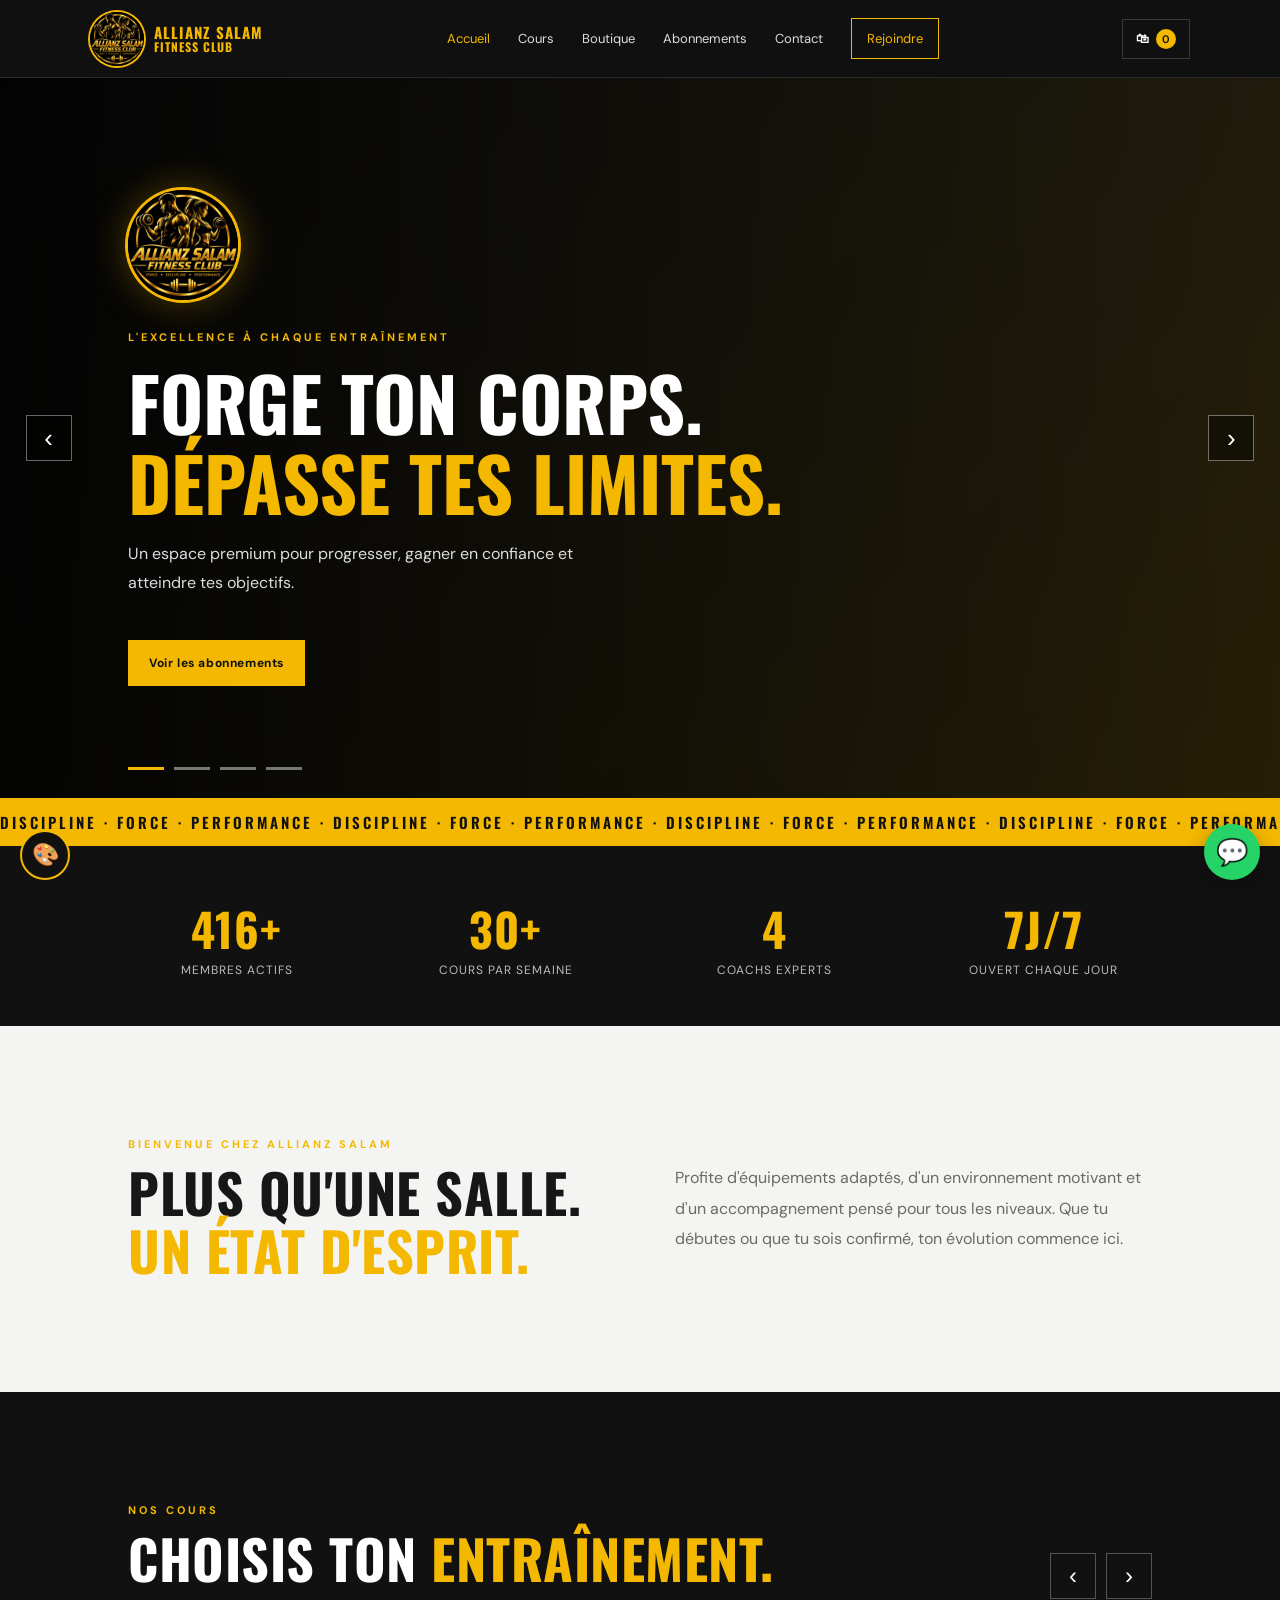
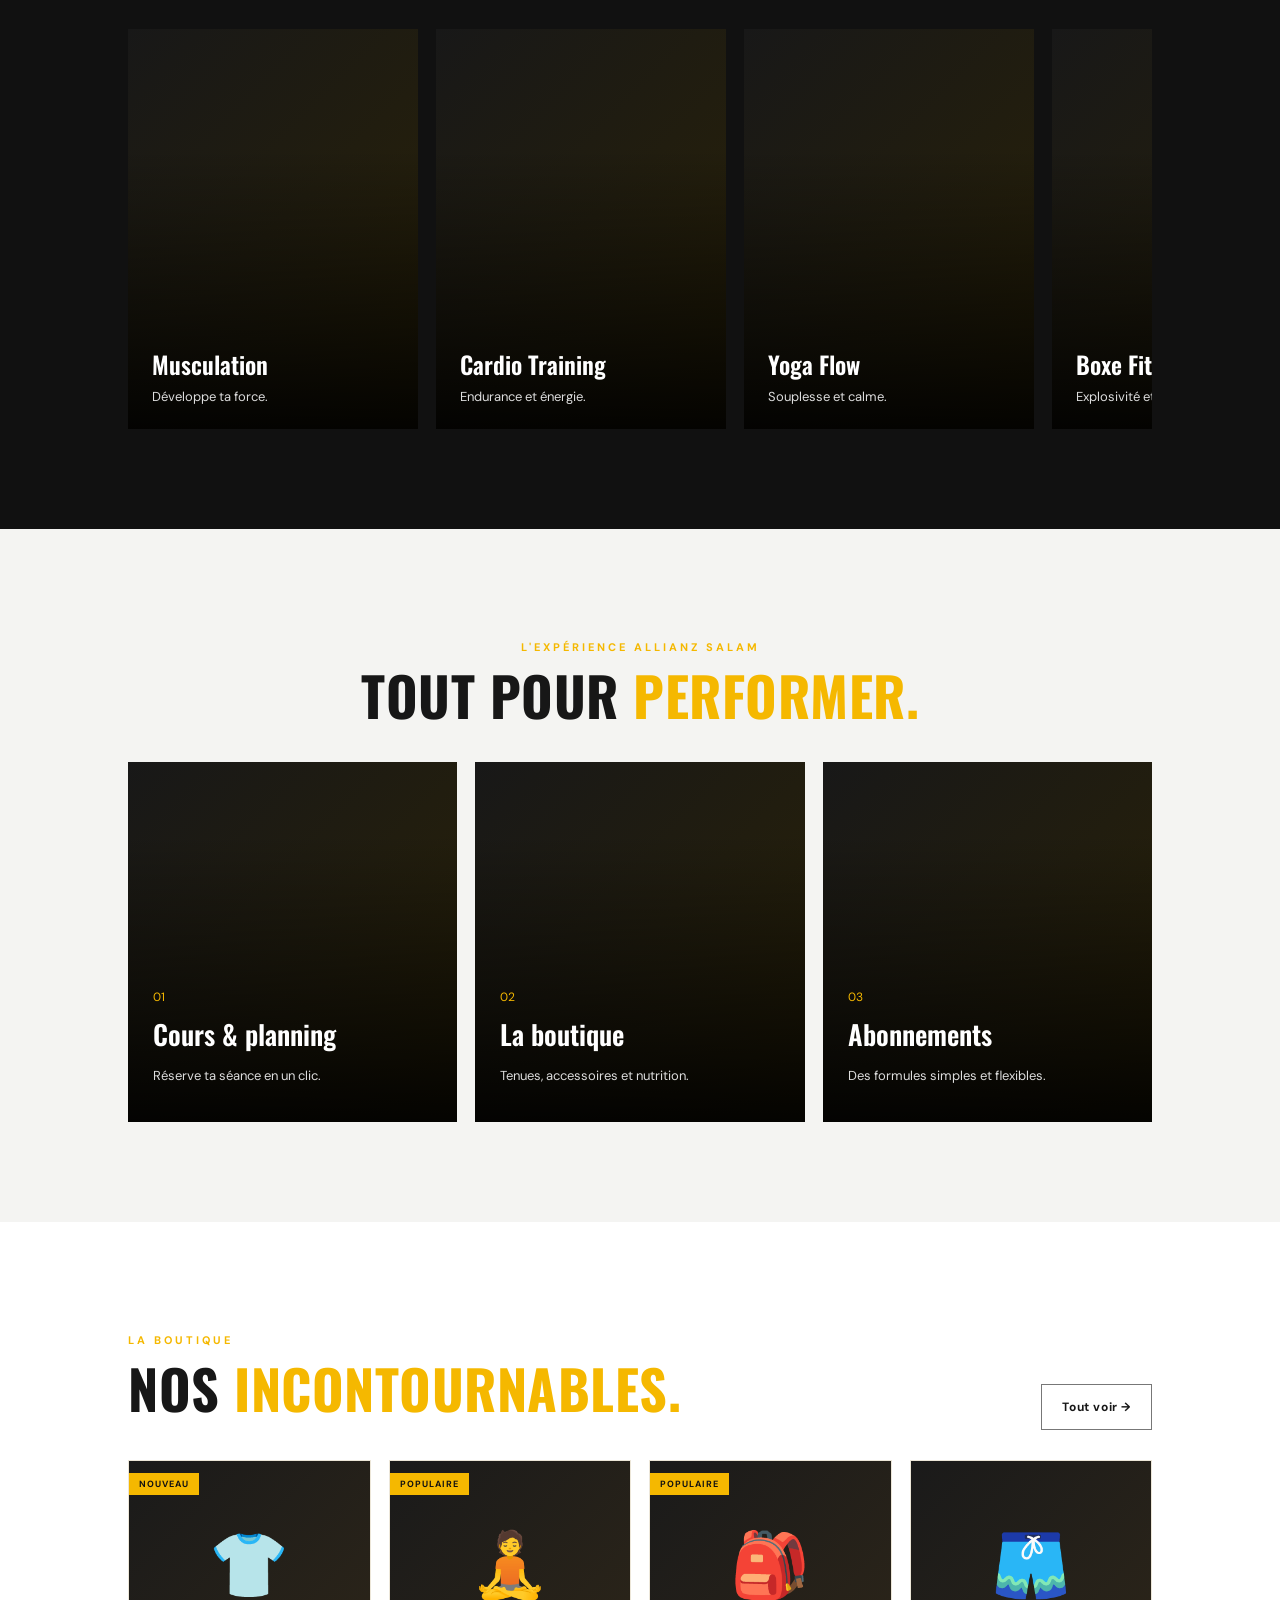
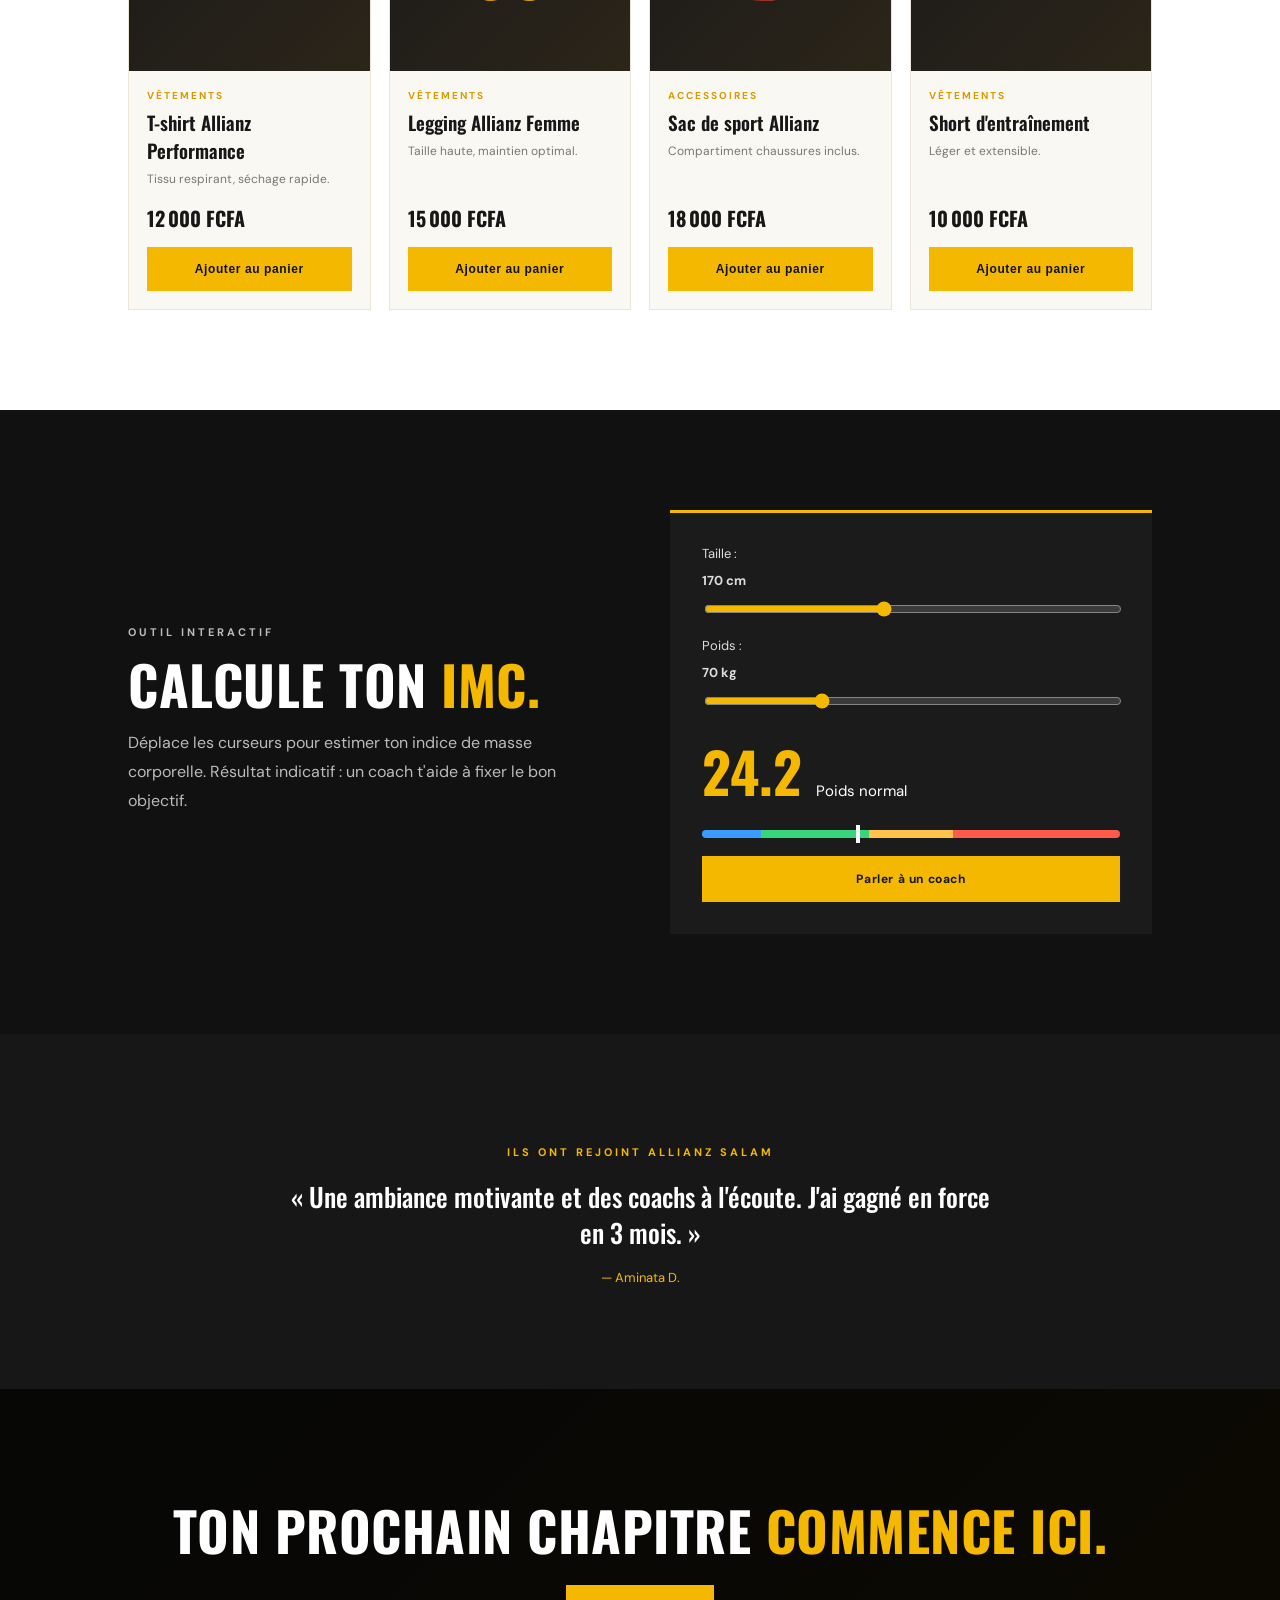
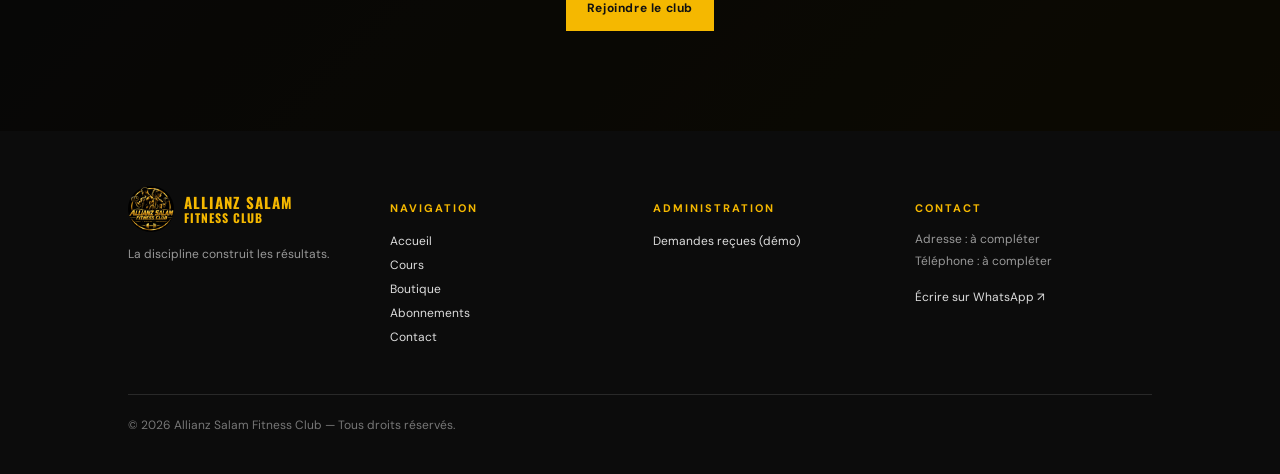
<file: index.html>
<!DOCTYPE html>
<html lang="fr"><head><meta charset="UTF-8"><meta name="viewport" content="width=device-width, initial-scale=1.0">
<meta name="description" content="Allianz Salam Fitness Club — entraînement, coaching et abonnements premium."><link rel="icon" href="logo.jpg"><title>Accueil | ALLIANZ SALAM FITNESS CLUB</title>
<link rel="preconnect" href="https://fonts.googleapis.com"><link rel="preconnect" href="https://fonts.gstatic.com" crossorigin>
<link href="https://fonts.googleapis.com/css2?family=DM+Sans:wght@400;500;600;700&family=Oswald:wght@500;600;700&display=swap" rel="stylesheet">
<link rel="stylesheet" href="style.css"></head>
<body><header class="site-header" id="siteHeader"></header><main>
<section class="slider" id="slider"></section>
<div class="ticker"><div>DISCIPLINE · FORCE · PERFORMANCE · DISCIPLINE · FORCE · PERFORMANCE · DISCIPLINE · FORCE · PERFORMANCE · DISCIPLINE · FORCE · PERFORMANCE · DISCIPLINE · FORCE · PERFORMANCE · DISCIPLINE · FORCE · PERFORMANCE · DISCIPLINE · FORCE · PERFORMANCE · DISCIPLINE · FORCE · PERFORMANCE · </div></div>
<section class="stats"><div><b data-count="500" data-suf="+">0</b>Membres actifs</div><div><b data-count="30" data-suf="+">0</b>Cours par semaine</div><div><b data-count="4">0</b>Coachs experts</div><div><b data-count="7" data-suf="j/7">0</b>Ouvert chaque jour</div></section>
<section class="section intro reveal"><div><p class="eyebrow">BIENVENUE CHEZ ALLIANZ SALAM</p><h2>PLUS QU'UNE SALLE.<br><span>UN ÉTAT D'ESPRIT.</span></h2></div><p>Profite d'équipements adaptés, d'un environnement motivant et d'un accompagnement pensé pour tous les niveaux. Que tu débutes ou que tu sois confirmé, ton évolution commence ici.</p></section>
<section class="section dark-section"><div class="car-head"><div><p class="eyebrow">NOS COURS</p><h2>CHOISIS TON <span>ENTRAÎNEMENT.</span></h2></div><div class="car-btns"><button id="clsPrev" aria-label="Précédent">‹</button><button id="clsNext" aria-label="Suivant">›</button></div></div><div class="track" id="classTrack"></div></section>
<section class="section"><div class="section-heading centered"><p class="eyebrow">L'EXPÉRIENCE ALLIANZ SALAM</p><h2>TOUT POUR <span>PERFORMER.</span></h2></div><div class="service-grid">
<a class="service-card bg reveal" href="classes.html" style="--img:url('https://images.unsplash.com/photo-1518611012118-696072aa579a?auto=format&fit=crop&w=1600&q=80')"><div><span>01</span><h3>Cours &amp; planning</h3><p>Réserve ta séance en un clic.</p></div></a>
<a class="service-card bg reveal" href="boutique.html" style="--img:url('https://images.unsplash.com/photo-1540497077202-7c8a3999166f?auto=format&fit=crop&w=1600&q=80')"><div><span>02</span><h3>La boutique</h3><p>Tenues, accessoires et nutrition.</p></div></a>
<a class="service-card bg reveal" href="tarifs.html" style="--img:url('https://images.unsplash.com/photo-1534438327276-14e5300c3a48?auto=format&fit=crop&w=1600&q=80')"><div><span>03</span><h3>Abonnements</h3><p>Des formules simples et flexibles.</p></div></a></div></section>
<section class="section shop"><div class="car-head"><div><p class="eyebrow">LA BOUTIQUE</p><h2>NOS <span>INCONTOURNABLES.</span></h2></div><a class="btn btn-outline" href="boutique.html">Tout voir →</a></div><div class="product-grid" id="teaser"></div></section>
<section class="section bmi reveal"><div><p class="eyebrow">OUTIL INTERACTIF</p><h2>CALCULE TON <span>IMC.</span></h2><p>Déplace les curseurs pour estimer ton indice de masse corporelle. Résultat indicatif : un coach t'aide à fixer le bon objectif.</p></div><div class="bmi-card"><label>Taille : <b><span id="hv">170</span> cm</b><input type="range" id="bh" min="140" max="210" value="170"></label><label>Poids : <b><span id="wv">70</span> kg</b><input type="range" id="bw" min="40" max="150" value="70"></label><div class="bmi-out"><b id="bmiVal">0</b><span id="bmiCat"></span></div><div class="bmi-bar"><i id="bmiPin"></i></div><a class="btn btn-gold" href="contact.html">Parler à un coach</a></div></section>
<section class="section quote-band"><p class="eyebrow">ILS ONT REJOINT ALLIANZ SALAM</p><div class="quote" id="quote"></div></section>
<section class="section cta-band bg reveal" style="--img:url('https://images.unsplash.com/photo-1571019613454-1cb2f99b2d8b?auto=format&fit=crop&w=1600&q=80')"><h2>TON PROCHAIN CHAPITRE <span>COMMENCE ICI.</span></h2><a class="btn btn-gold" href="tarifs.html#inscription">Rejoindre le club</a></section>
</main><footer id="siteFooter"></footer><script src="script.js"></script></body></html>
</file>
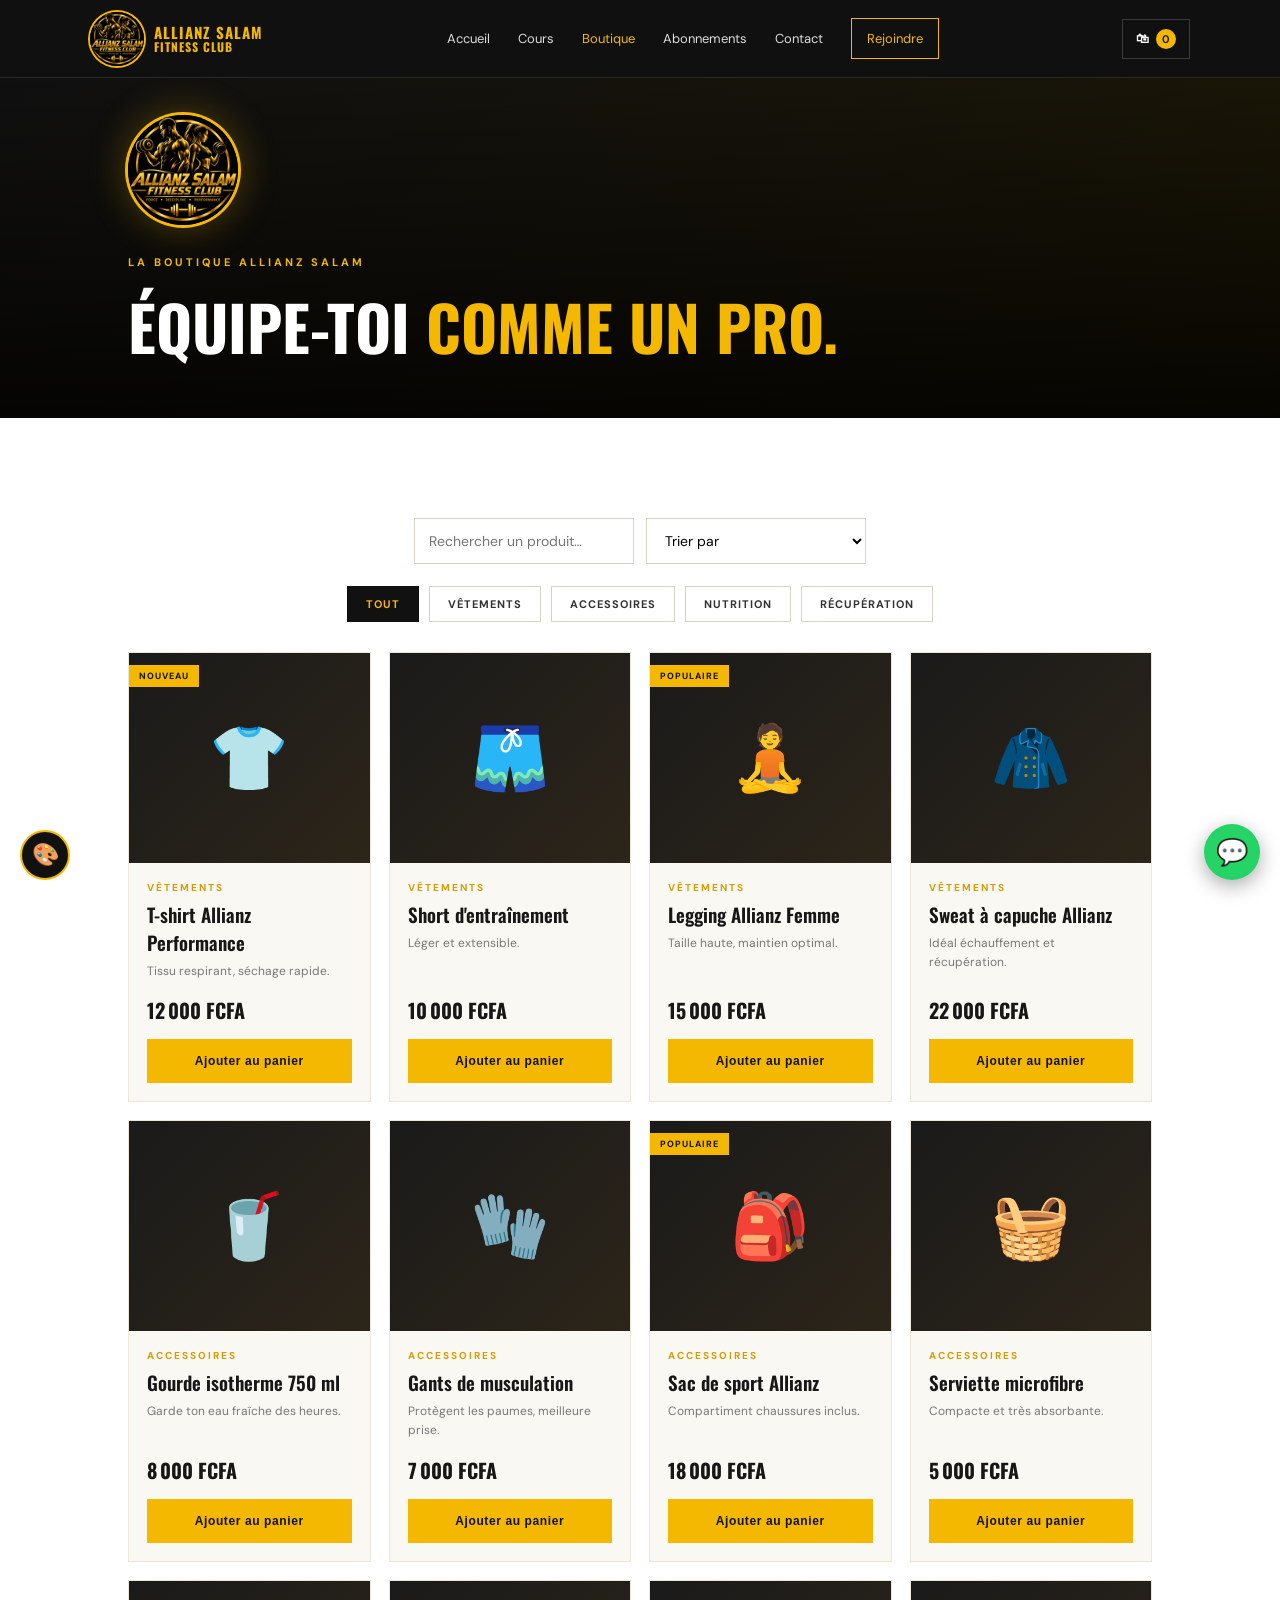
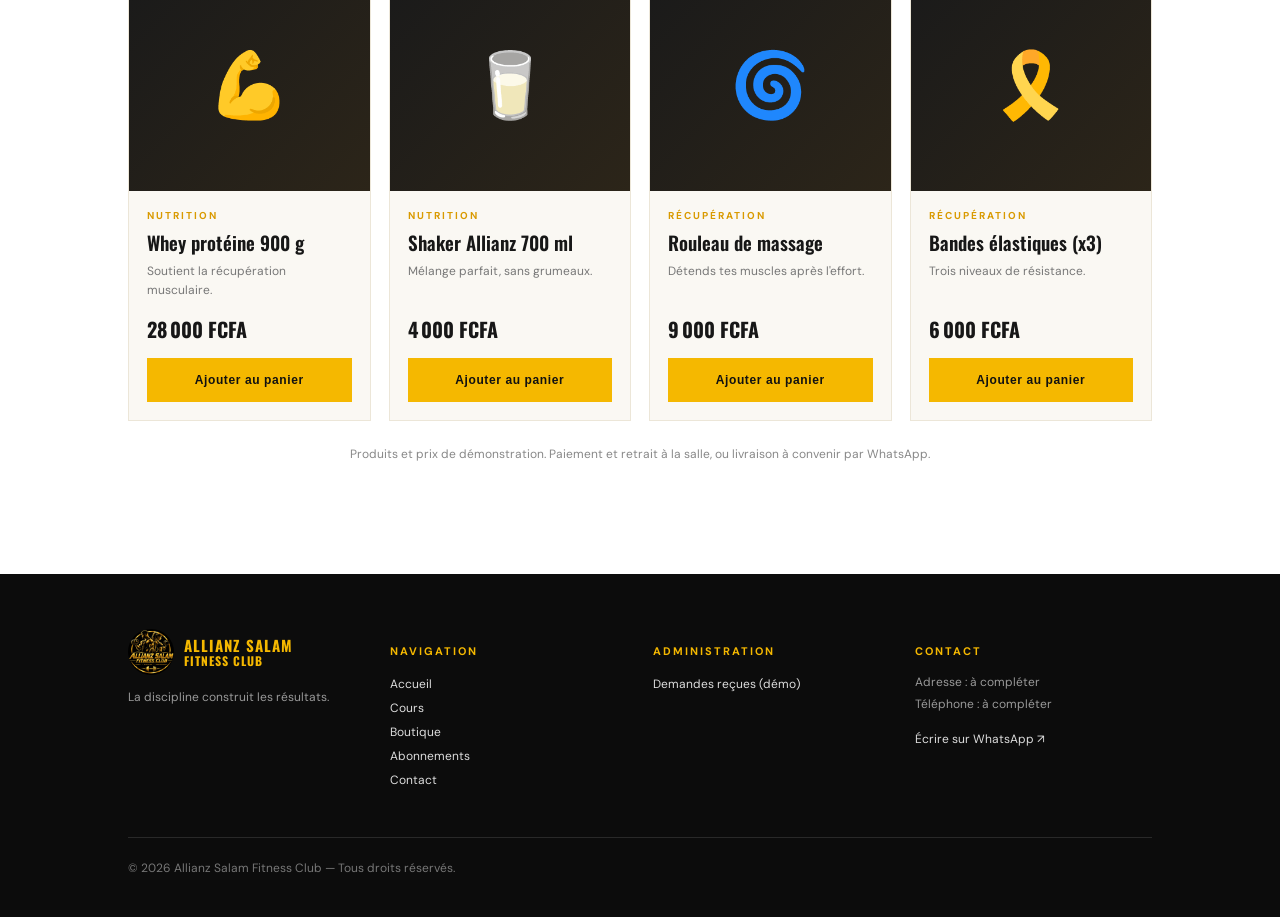
<file: boutique.html>
<!DOCTYPE html>
<html lang="fr"><head><meta charset="UTF-8"><meta name="viewport" content="width=device-width, initial-scale=1.0">
<meta name="description" content="La boutique Allianz Salam : vêtements, accessoires, nutrition et récupération."><link rel="icon" href="logo.jpg"><title>Boutique | ALLIANZ SALAM FITNESS CLUB</title>
<link rel="preconnect" href="https://fonts.googleapis.com"><link rel="preconnect" href="https://fonts.gstatic.com" crossorigin>
<link href="https://fonts.googleapis.com/css2?family=DM+Sans:wght@400;500;600;700&family=Oswald:wght@500;600;700&display=swap" rel="stylesheet">
<link rel="stylesheet" href="style.css"></head>
<body><header class="site-header" id="siteHeader"></header><main>
<section class="page-hero bg" style="--img:url('https://images.unsplash.com/photo-1540497077202-7c8a3999166f?auto=format&fit=crop&w=1600&q=80')"><div><img class="hero-logo" src="logo.jpg" alt="Allianz Salam Fitness Club"><p class="eyebrow">LA BOUTIQUE ALLIANZ SALAM</p><h1>ÉQUIPE-TOI <span>COMME UN PRO.</span></h1></div></section>
<section class="section shop"><div class="shop-tools"><input id="shopSearch" type="search" placeholder="Rechercher un produit…"><select id="shopSort"><option value="">Trier par</option><option value="asc">Prix croissant</option><option value="desc">Prix décroissant</option></select></div><div class="shop-filters" id="shopFilters"></div><div class="product-grid" id="productGrid"></div><p class="pricing-note">Produits et prix de démonstration. Paiement et retrait à la salle, ou livraison à convenir par WhatsApp.</p></section>
</main><footer id="siteFooter"></footer><script src="script.js"></script></body></html>
</file>
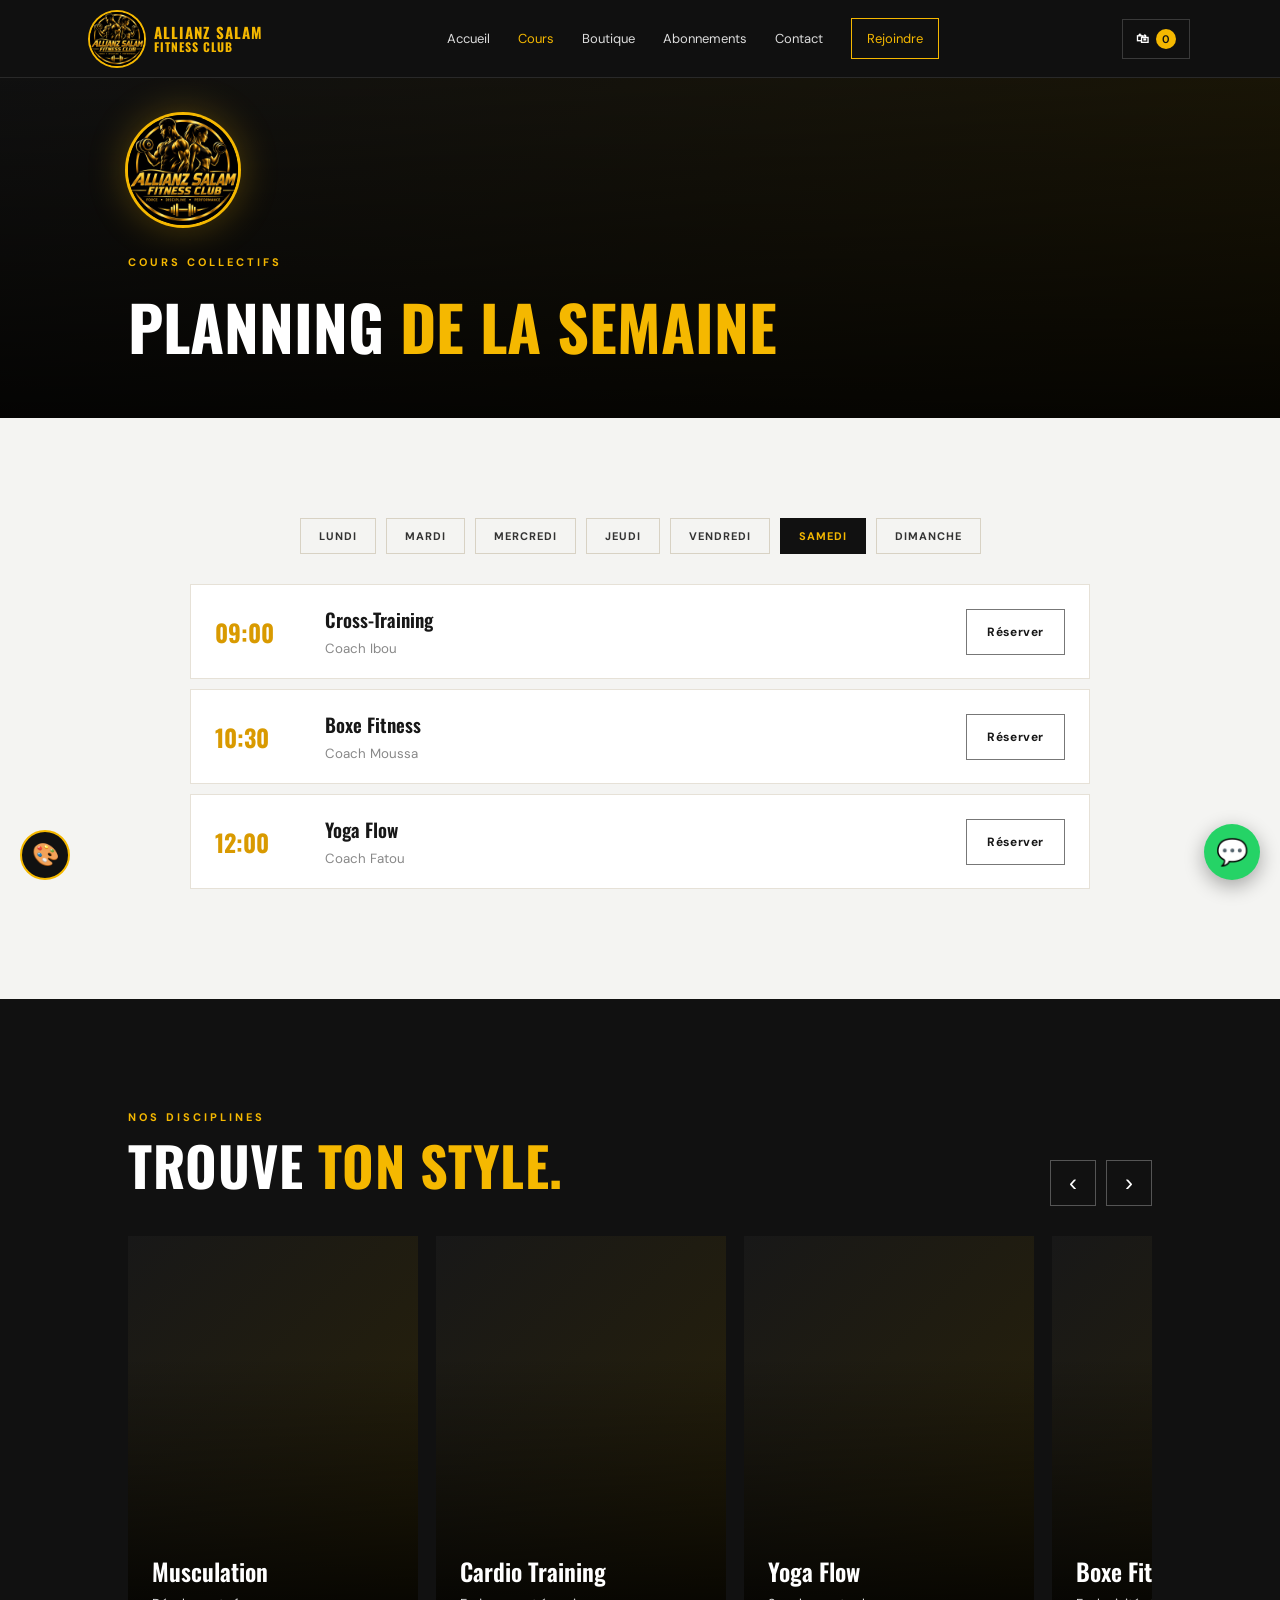
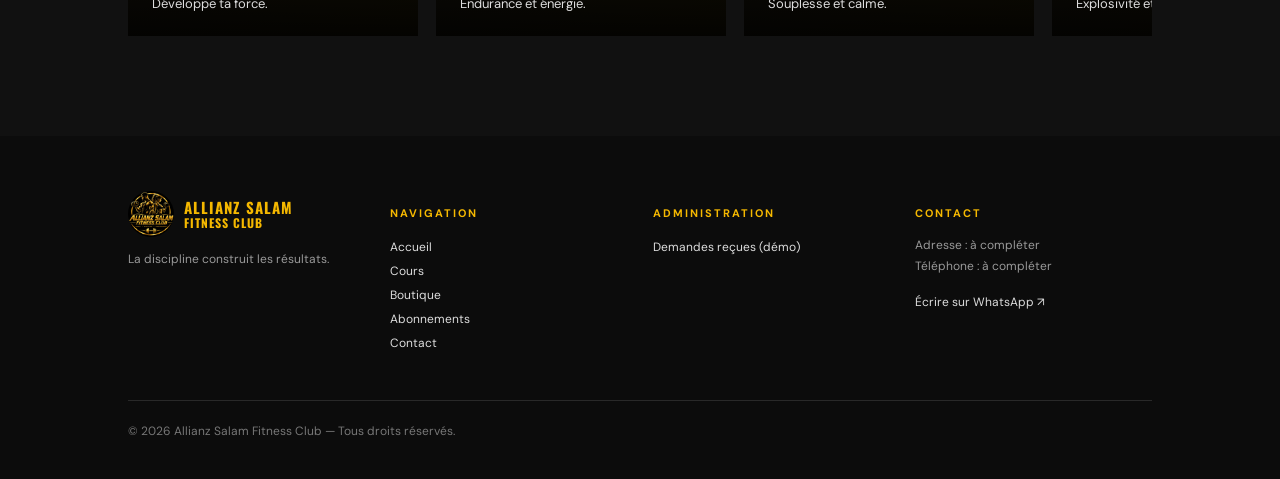
<file: classes.html>
<!DOCTYPE html>
<html lang="fr"><head><meta charset="UTF-8"><meta name="viewport" content="width=device-width, initial-scale=1.0">
<meta name="description" content="Planning des cours collectifs Allianz Salam Fitness Club."><link rel="icon" href="logo.jpg"><title>Cours | ALLIANZ SALAM FITNESS CLUB</title>
<link rel="preconnect" href="https://fonts.googleapis.com"><link rel="preconnect" href="https://fonts.gstatic.com" crossorigin>
<link href="https://fonts.googleapis.com/css2?family=DM+Sans:wght@400;500;600;700&family=Oswald:wght@500;600;700&display=swap" rel="stylesheet">
<link rel="stylesheet" href="style.css"></head>
<body><header class="site-header" id="siteHeader"></header><main>
<section class="page-hero bg" style="--img:url('https://images.unsplash.com/photo-1518611012118-696072aa579a?auto=format&fit=crop&w=1600&q=80')"><div><img class="hero-logo" src="logo.jpg" alt="Allianz Salam Fitness Club"><p class="eyebrow">COURS COLLECTIFS</p><h1>PLANNING <span>DE LA SEMAINE</span></h1></div></section>
<section class="section"><div class="shop-filters" id="dayTabs"></div><div class="schedule" id="schedule"></div></section>
<section class="section dark-section"><div class="car-head"><div><p class="eyebrow">NOS DISCIPLINES</p><h2>TROUVE <span>TON STYLE.</span></h2></div><div class="car-btns"><button id="clsPrev" aria-label="Précédent">‹</button><button id="clsNext" aria-label="Suivant">›</button></div></div><div class="track" id="classTrack"></div></section>
</main><footer id="siteFooter"></footer><script src="script.js"></script></body></html>
</file>
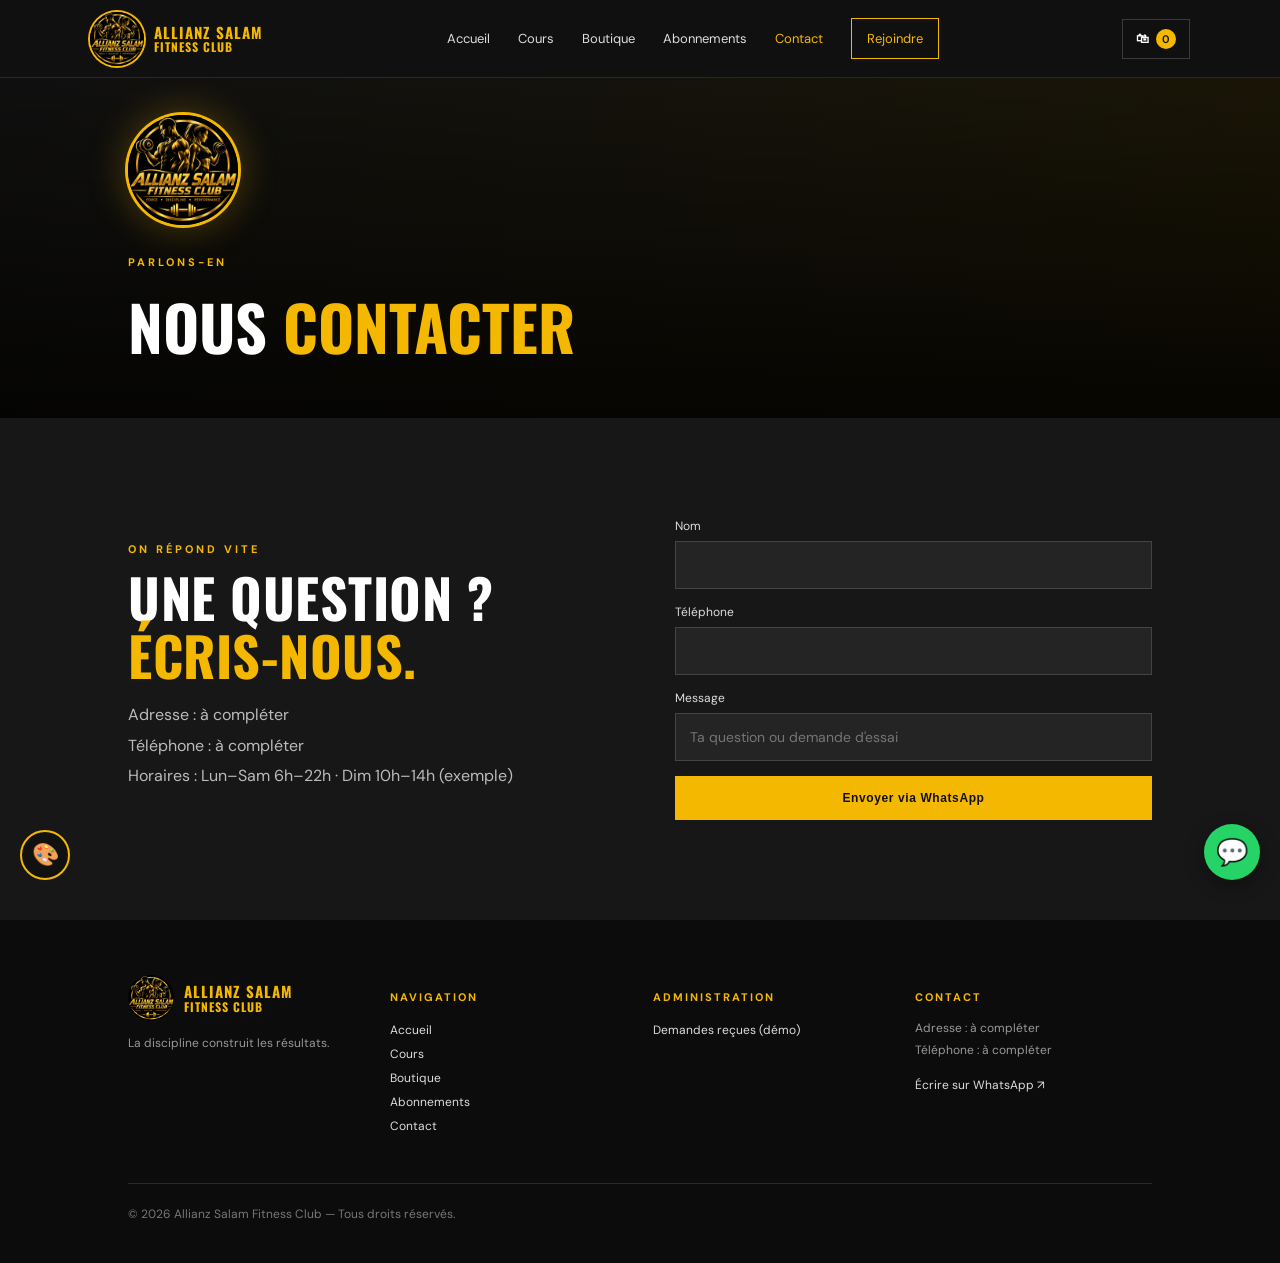
<file: contact.html>
<!DOCTYPE html>
<html lang="fr"><head><meta charset="UTF-8"><meta name="viewport" content="width=device-width, initial-scale=1.0">
<meta name="description" content="Contacte Allianz Salam Fitness Club."><link rel="icon" href="logo.jpg"><title>Contact | ALLIANZ SALAM FITNESS CLUB</title>
<link rel="preconnect" href="https://fonts.googleapis.com"><link rel="preconnect" href="https://fonts.gstatic.com" crossorigin>
<link href="https://fonts.googleapis.com/css2?family=DM+Sans:wght@400;500;600;700&family=Oswald:wght@500;600;700&display=swap" rel="stylesheet">
<link rel="stylesheet" href="style.css"></head>
<body><header class="site-header" id="siteHeader"></header><main>
<section class="page-hero bg" style="--img:url('https://images.unsplash.com/photo-1517836357463-d25dfeac3438?auto=format&fit=crop&w=1600&q=80')"><div><img class="hero-logo" src="logo.jpg" alt="Allianz Salam Fitness Club"><p class="eyebrow">PARLONS-EN</p><h1>NOUS <span>CONTACTER</span></h1></div></section>
<section class="section join-section"><div><p class="eyebrow">ON RÉPOND VITE</p><h2>UNE QUESTION ?<br><span>ÉCRIS-NOUS.</span></h2><p>Adresse : à compléter<br>Téléphone : à compléter<br>Horaires : Lun–Sam 6h–22h · Dim 10h–14h (exemple)</p></div>
<form id="contactForm" class="join-form"><label>Nom<input name="name" required></label><label>Téléphone<input name="phone" type="tel" required></label><label>Message<input name="message" required placeholder="Ta question ou demande d'essai"></label><button class="btn btn-gold" type="submit">Envoyer via WhatsApp</button></form></section>
</main><footer id="siteFooter"></footer><script src="script.js"></script></body></html>
</file>
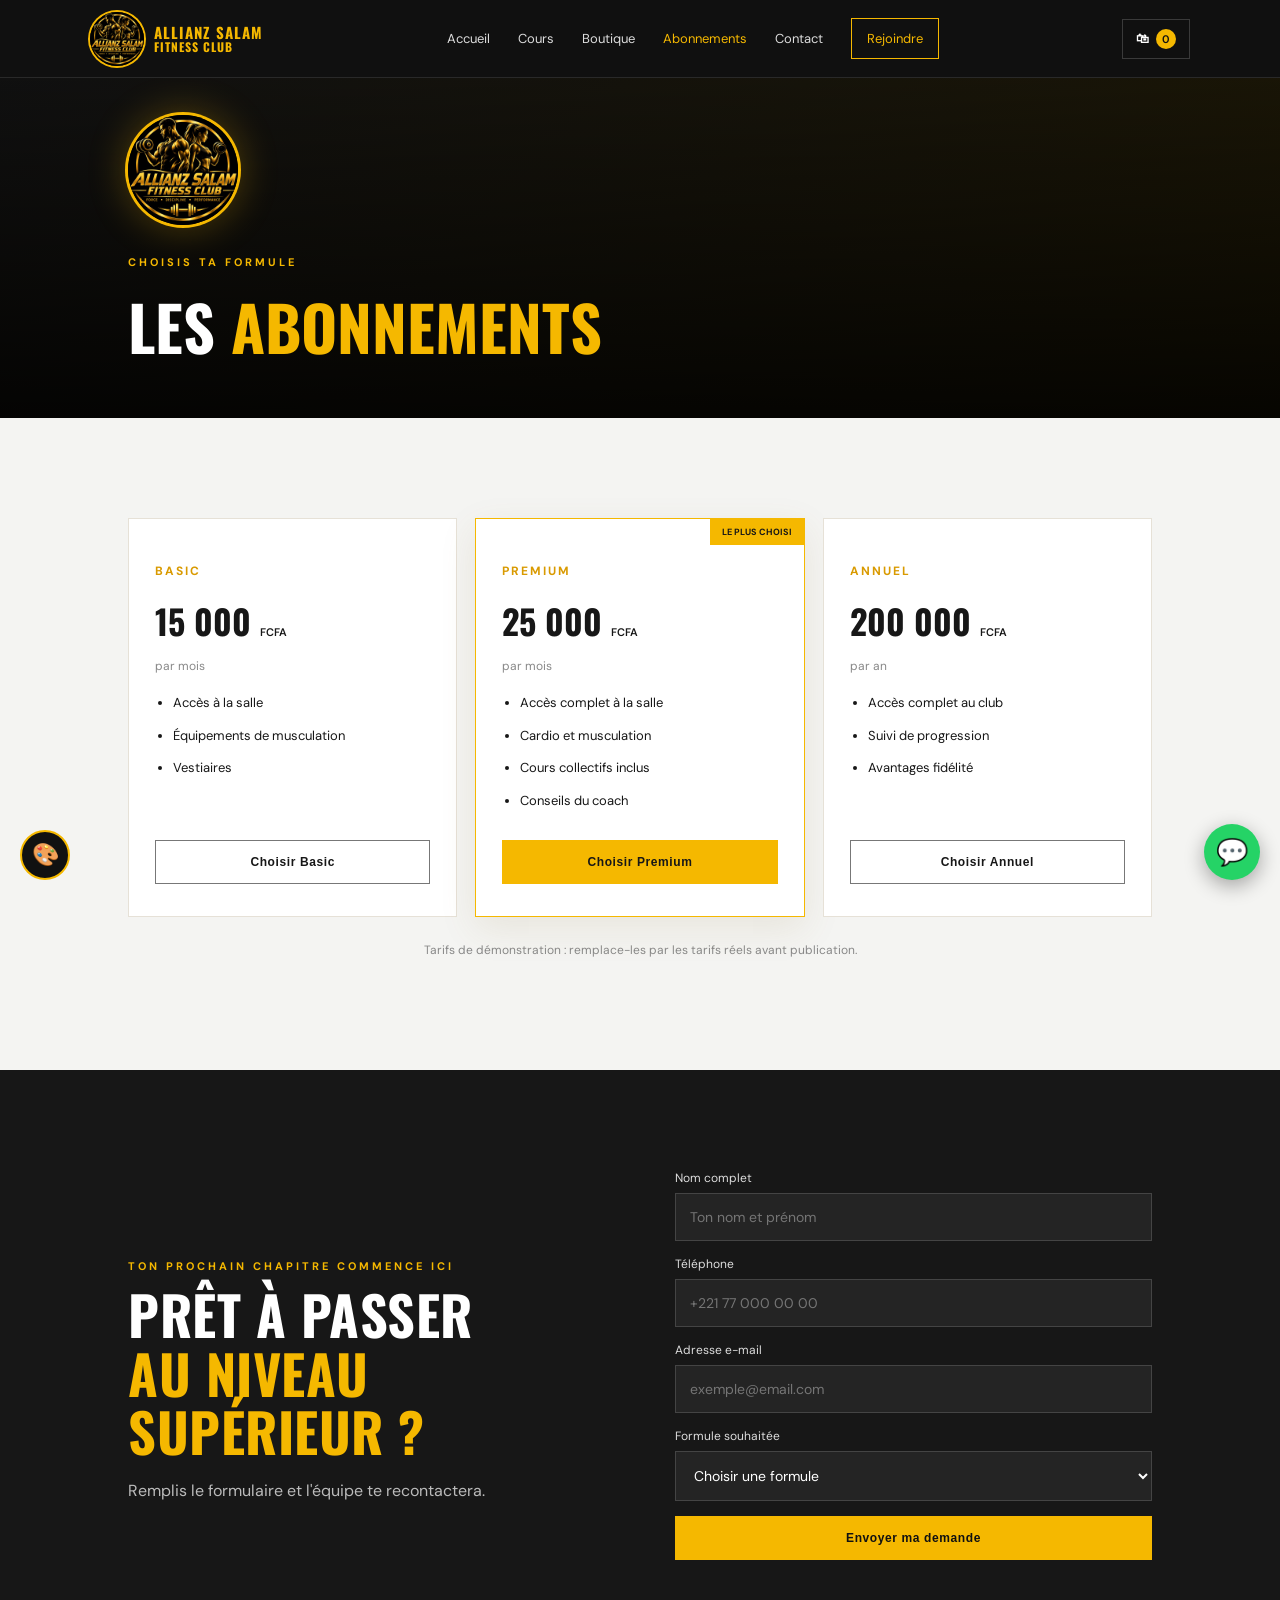
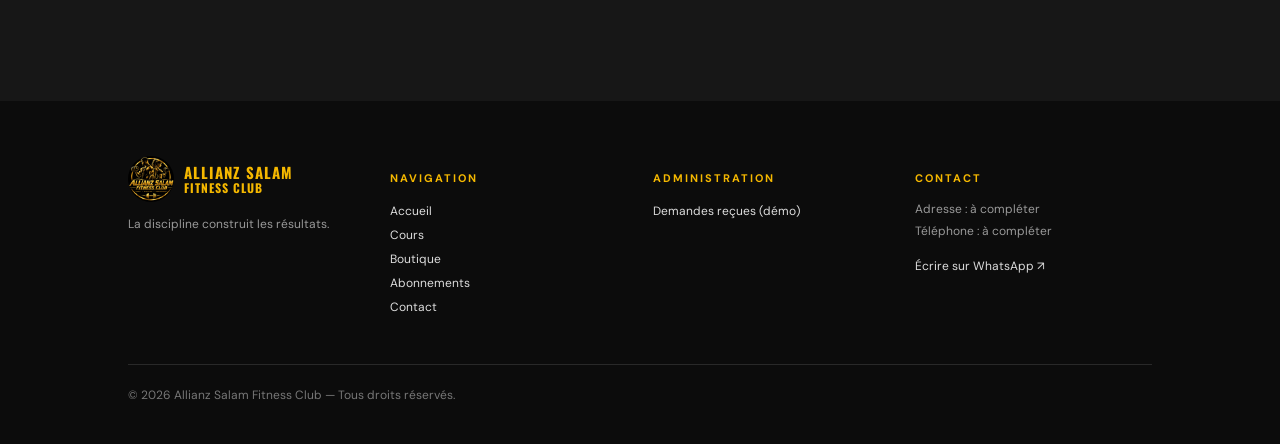
<file: tarifs.html>
<!DOCTYPE html>
<html lang="fr"><head><meta charset="UTF-8"><meta name="viewport" content="width=device-width, initial-scale=1.0">
<meta name="description" content="Formules d'abonnement Allianz Salam Fitness Club."><link rel="icon" href="logo.jpg"><title>Abonnements | ALLIANZ SALAM FITNESS CLUB</title>
<link rel="preconnect" href="https://fonts.googleapis.com"><link rel="preconnect" href="https://fonts.gstatic.com" crossorigin>
<link href="https://fonts.googleapis.com/css2?family=DM+Sans:wght@400;500;600;700&family=Oswald:wght@500;600;700&display=swap" rel="stylesheet">
<link rel="stylesheet" href="style.css"></head>
<body><header class="site-header" id="siteHeader"></header><main>
<section class="page-hero bg" style="--img:url('https://images.unsplash.com/photo-1534438327276-14e5300c3a48?auto=format&fit=crop&w=1600&q=80')"><div><img class="hero-logo" src="logo.jpg" alt="Allianz Salam Fitness Club"><p class="eyebrow">CHOISIS TA FORMULE</p><h1>LES <span>ABONNEMENTS</span></h1></div></section>
<section class="section pricing"><div class="pricing-grid">
<article class="price-card reveal"><p class="plan-name">BASIC</p><h3>15 000 <small>FCFA</small></h3><p class="muted">par mois</p><ul><li>Accès à la salle</li><li>Équipements de musculation</li><li>Vestiaires</li></ul><button class="btn btn-outline choose-plan" data-plan="Basic">Choisir Basic</button></article>
<article class="price-card featured reveal"><div class="popular">LE PLUS CHOISI</div><p class="plan-name">PREMIUM</p><h3>25 000 <small>FCFA</small></h3><p class="muted">par mois</p><ul><li>Accès complet à la salle</li><li>Cardio et musculation</li><li>Cours collectifs inclus</li><li>Conseils du coach</li></ul><button class="btn btn-gold choose-plan" data-plan="Premium">Choisir Premium</button></article>
<article class="price-card reveal"><p class="plan-name">ANNUEL</p><h3>200 000 <small>FCFA</small></h3><p class="muted">par an</p><ul><li>Accès complet au club</li><li>Suivi de progression</li><li>Avantages fidélité</li></ul><button class="btn btn-outline choose-plan" data-plan="Annuel">Choisir Annuel</button></article></div>
<p class="pricing-note">Tarifs de démonstration : remplace-les par les tarifs réels avant publication.</p></section>
<section class="section join-section" id="inscription"><div><p class="eyebrow">TON PROCHAIN CHAPITRE COMMENCE ICI</p><h2>PRÊT À PASSER<br><span>AU NIVEAU SUPÉRIEUR ?</span></h2><p>Remplis le formulaire et l'équipe te recontactera.</p></div>
<form id="registrationForm" class="join-form"><label>Nom complet<input name="name" required placeholder="Ton nom et prénom"></label><label>Téléphone<input name="phone" type="tel" required placeholder="+221 77 000 00 00"></label><label>Adresse e-mail<input name="email" type="email" required placeholder="exemple@email.com"></label><label>Formule souhaitée<select name="plan" id="planSelect" required><option value="">Choisir une formule</option><option>Basic</option><option>Premium</option><option>Annuel</option></select></label><button class="btn btn-gold" type="submit">Envoyer ma demande</button><p class="form-message" id="formMessage" aria-live="polite"></p></form></section>
</main><footer id="siteFooter"></footer><script src="script.js"></script></body></html>
</file>
<file: style.css>
:root{--black:#101010;--panel:#191919;--gold:#ff5a1f;--goldd:#c93e0c;--goldh:#ff7d4d;--tint:#3a1a0c;--bg:#f4f4f2;--white:#f6f4ef;--muted:#aaa49a}
*{box-sizing:border-box}html{scroll-behavior:smooth}body{margin:0;background:var(--bg);color:#171717;font-family:"DM Sans",sans-serif}a{color:inherit;text-decoration:none}.site-header{height:78px;background:#101010;color:#fff;display:flex;align-items:center;justify-content:space-between;padding:0 7%;position:sticky;top:0;z-index:20;border-bottom:1px solid #292929}.brand{font-family:Oswald,sans-serif;font-size:25px;letter-spacing:2px;font-weight:700}.brand span{color:var(--gold)}nav{display:flex;align-items:center;gap:28px;font-size:13px}nav a{color:#ddd}nav a:hover,footer a:hover{color:var(--gold)}.nav-login{border:1px solid var(--gold);padding:11px 15px;color:var(--gold)}.menu-toggle{display:none;background:none;border:0;color:white;font-size:25px}
.hero{min-height:660px;position:relative;display:flex;align-items:center;padding:90px 10%;color:white;background:#151515 url("https://images.unsplash.com/photo-1534438327276-14e5300c3a48?auto=format&fit=crop&w=2000&q=85") center/cover}.hero-shade{position:absolute;inset:0;background:linear-gradient(90deg,rgba(0,0,0,.91),rgba(0,0,0,.56) 55%,rgba(0,0,0,.2))}.hero-content{position:relative;max-width:700px}.eyebrow{font-size:11px;letter-spacing:3px;color:var(--gold);font-weight:700}.hero h1,h2{font-family:Oswald,sans-serif;font-weight:700;line-height:1.08;letter-spacing:.5px}.hero h1{font-size:clamp(44px,7vw,78px);margin:20px 0}.hero h1 span,h2 span{color:var(--gold)}.hero-copy{max-width:500px;color:#ddd;line-height:1.8}.hero-actions{display:flex;gap:13px;flex-wrap:wrap;margin-top:30px}.btn{border:1px solid transparent;padding:14px 20px;font-weight:700;font-size:12px;letter-spacing:.6px;cursor:pointer;display:inline-block}.btn-gold{background:var(--gold);color:#111}.btn-gold:hover{background:var(--goldh)}.btn-outline{border-color:#777;color:inherit;background:transparent}.btn-outline:hover{border-color:var(--gold);color:var(--gold)}.hero-note{position:absolute;right:7%;bottom:35px;font-size:10px;letter-spacing:3px;color:#ddd}
.section{padding:100px 10%}.intro{display:grid;grid-template-columns:1fr 1fr;gap:70px;align-items:center}.section h2{font-size:clamp(35px,5vw,54px);margin:12px 0}.intro>p,.join-section>div>p:last-child{line-height:1.9;color:#6d6a64}.dark-section{background:#111;color:white}.section-heading{margin-bottom:38px}.section-heading.centered{text-align:center}.section-heading>p:last-child{color:#777}.service-grid{display:grid;grid-template-columns:repeat(3,1fr);gap:18px}.service-card{height:360px;display:flex;align-items:end;padding:25px;background-size:cover;background-position:center;position:relative;isolation:isolate}.service-card:before{content:"";position:absolute;inset:0;background:linear-gradient(0deg,rgba(0,0,0,.9),transparent 80%);z-index:-1}.service-one{background-image:url("https://images.unsplash.com/photo-1583454110551-21f2fa2afe61?auto=format&fit=crop&w=900&q=80")}.service-two{background-image:url("https://images.unsplash.com/photo-1576678927484-cc907957088c?auto=format&fit=crop&w=900&q=80")}.service-three{background-image:url("https://images.unsplash.com/photo-1571019613454-1cb2f99b2d8b?auto=format&fit=crop&w=900&q=80")}.service-card span{color:var(--gold);font-size:12px}.service-card h3{font:600 27px Oswald;margin:8px 0}.service-card p{color:#ddd;font-size:13px}.pricing-grid{display:grid;grid-template-columns:repeat(3,1fr);gap:18px;max-width:1050px;margin:auto}.price-card{background:#fff;padding:32px 26px;border:1px solid #e6e1d7;position:relative}.price-card.featured{border:1px solid var(--gold);box-shadow:0 12px 35px #8c71301c}.popular{position:absolute;right:0;top:0;background:var(--gold);padding:7px 12px;font-size:9px;font-weight:700}.plan-name{letter-spacing:2px;color:var(--goldd);font-weight:700;font-size:12px}.price-card h3{font:700 34px Oswald;margin:16px 0 0}.price-card h3 small{font:600 11px "DM Sans"}.muted,.pricing-note{color:#888;font-size:12px}.price-card ul{padding-left:18px;line-height:2.5;font-size:13px;min-height:140px}.price-card .btn{width:100%;color:#171717}.price-card .btn-gold{color:#171717}.pricing-note{text-align:center;margin-top:25px}.join-section{background:#171717;color:#fff;display:grid;grid-template-columns:1fr 1fr;gap:70px;align-items:center}.join-section>div>p:last-child{color:#bbb}.join-form{display:grid;gap:15px}.join-form label{font-size:12px;color:#ddd;display:grid;gap:7px}.join-form input,.join-form select{width:100%;padding:14px;background:#242424;border:1px solid #444;color:#fff;font:14px "DM Sans"}.join-form input:focus,.join-form select:focus{outline:1px solid var(--gold)}.form-message{font-size:13px;color:var(--gold)}footer{background:#0c0c0c;color:#ddd;padding:55px 10% 25px;display:grid;grid-template-columns:repeat(4,1fr);gap:25px;font-size:12px}footer p{color:#999;line-height:1.8}footer h4{font-size:11px;letter-spacing:2px;color:var(--gold)}footer a{line-height:2}.copyright{grid-column:1/-1;border-top:1px solid #292929;padding-top:20px;margin-top:20px;color:#777}
.simple-page{min-height:100vh;background:var(--bg);padding:50px 6%}.simple-card{max-width:850px;margin:30px auto;background:#fff;padding:30px;border:1px solid #e4dfd5}.simple-card h1{font-family:Oswald}.simple-card input,.simple-card select{padding:12px;border:1px solid #ccc;width:100%;margin:7px 0 15px}.data-table{width:100%;border-collapse:collapse;font-size:13px}.data-table th,.data-table td{padding:12px;border-bottom:1px solid #eee;text-align:left}
@media(max-width:800px){.site-header{padding:0 5%;height:68px}.menu-toggle{display:block}nav{display:none;position:absolute;top:68px;left:0;right:0;background:#101010;padding:20px 6%;flex-direction:column;align-items:flex-start}nav.open{display:flex}.hero{min-height:590px;padding:70px 7%}.section{padding:70px 7%}.intro,.join-section{grid-template-columns:1fr;gap:25px}.service-grid,.pricing-grid{grid-template-columns:1fr}.service-card{height:280px}.price-card ul{min-height:0}footer{grid-template-columns:1fr 1fr;padding:45px 7%}}
@media(max-width:480px){footer{grid-template-columns:1fr}.hero h1{font-size:43px}.hero-note{display:none}.hero-actions .btn{width:100%;text-align:center}}

/* ===== BOUTIQUE ===== */
.header-actions{display:flex;align-items:center;gap:10px}
.cart-btn{background:none;border:1px solid #3a3a3a;color:#fff;padding:9px 13px;font:600 13px "DM Sans";cursor:pointer;display:flex;gap:7px;align-items:center}
.cart-btn:hover{border-color:var(--gold)}
.cart-btn span{background:var(--gold);color:#111;border-radius:20px;min-width:20px;height:20px;display:inline-flex;align-items:center;justify-content:center;font-size:11px;padding:0 5px}
.shop{background:#fff}
.shop-filters{display:flex;flex-wrap:wrap;gap:10px;justify-content:center;margin-bottom:34px}
.filter-btn{background:transparent;border:1px solid #d8d2c4;padding:10px 18px;font:700 11px "DM Sans";letter-spacing:1px;cursor:pointer;color:#333}
.filter-btn:hover{border-color:var(--gold)}
.filter-btn.active{background:#111;color:var(--gold);border-color:#111}
.product-grid{display:grid;grid-template-columns:repeat(4,1fr);gap:18px}
.product-card{background:#faf8f3;border:1px solid #ece6d8;display:flex;flex-direction:column}
.product-thumb{height:210px;display:flex;align-items:center;justify-content:center;font-size:64px;position:relative;background:linear-gradient(135deg,#1a1a1a,#2c2519)}
.product-thumb img{position:absolute;inset:0;width:100%;height:100%;object-fit:cover}
.product-tag{position:absolute;left:0;top:12px;background:var(--gold);color:#111;font-size:9px;font-weight:700;padding:5px 10px;letter-spacing:1px}
.product-body{padding:18px;display:flex;flex-direction:column;gap:6px;flex:1}
.product-cat{font-size:10px;letter-spacing:2px;color:var(--goldd);font-weight:700;text-transform:uppercase}
.product-body h3{font:600 19px Oswald;margin:0}
.product-body p{font-size:12px;color:#777;line-height:1.6;margin:0;flex:1}
.product-price{font:700 20px Oswald;margin:8px 0}
.product-price small{font:600 10px "DM Sans"}
.product-body .btn{width:100%}
.cart-overlay{position:fixed;inset:0;background:rgba(0,0,0,.55);opacity:0;pointer-events:none;transition:.25s;z-index:40}
.cart-overlay.open{opacity:1;pointer-events:auto}
.cart-drawer{position:fixed;top:0;right:0;height:100%;width:min(420px,100%);background:#fff;z-index:50;transform:translateX(100%);transition:transform .3s;display:flex;flex-direction:column}
.cart-drawer.open{transform:none}
.cart-head{display:flex;justify-content:space-between;align-items:center;padding:20px 24px;background:#101010;color:#fff}
.cart-head h3{font:600 20px Oswald;letter-spacing:2px;margin:0}
.cart-head button{background:none;border:0;color:#fff;font-size:20px;cursor:pointer}
.cart-items{flex:1;overflow-y:auto;padding:10px 24px}
.cart-empty{color:#888;text-align:center;margin-top:60px;font-size:14px}
.cart-line{display:grid;grid-template-columns:44px 1fr auto;gap:12px;align-items:center;padding:14px 0;border-bottom:1px solid #eee}
.cart-line .ico{width:44px;height:44px;background:#1a1a1a;display:flex;align-items:center;justify-content:center;font-size:22px}
.cart-line h4{margin:0;font-size:13px}
.cart-line small{color:#888;font-size:12px}
.qty{display:flex;align-items:center;gap:8px;margin-top:6px}
.qty button{width:26px;height:26px;border:1px solid #ccc;background:#fff;cursor:pointer;font-size:14px}
.qty button:hover{border-color:var(--gold)}
.cart-remove{background:none;border:0;color:#a33;font-size:11px;cursor:pointer}
.cart-foot{padding:20px 24px;border-top:1px solid #eee;display:grid;gap:10px}
.cart-foot .btn{width:100%;text-align:center;color:#171717}
.cart-total{display:flex;justify-content:space-between;font-size:15px}
.cart-total strong{font:700 22px Oswald}
@media(max-width:1000px){.product-grid{grid-template-columns:repeat(2,1fr)}}
@media(max-width:480px){.product-grid{grid-template-columns:1fr}.product-thumb{height:180px}}

/* ===== SITE MULTI-PAGES ===== */
nav a.active{color:var(--gold)}.site-header{transition:background .3s,box-shadow .3s}.site-header.scrolled{box-shadow:0 6px 24px #0008}
.bg{background:var(--img) center/cover no-repeat,linear-gradient(135deg,#181818,var(--tint))}
.slider{position:relative;height:min(88vh,720px);min-height:520px;overflow:hidden;background:#111;color:#fff}
.slide{position:absolute;inset:0;opacity:0;transition:opacity 1s;display:flex;align-items:center;padding:0 10%}.slide.on{opacity:1;z-index:1}
.slide .bg{position:absolute;inset:0;transform:scale(1.1);transition:transform 7s ease-out}.slide.on .bg{transform:scale(1)}
.slide:after{content:"";position:absolute;inset:0;background:linear-gradient(90deg,rgba(0,0,0,.88),rgba(0,0,0,.4) 60%,rgba(0,0,0,.1))}
.slide-in{position:relative;z-index:2;max-width:680px}.slide.on .slide-in>*{animation:up .8s both}.slide.on .slide-in>:nth-child(2){animation-delay:.15s}.slide.on .slide-in>:nth-child(3){animation-delay:.3s}.slide.on .slide-in>:nth-child(4){animation-delay:.45s}
.slide h1{font:700 clamp(40px,6.5vw,74px)/1.08 Oswald;margin:18px 0}.slide h1 span{color:var(--gold)}.slide .btn{margin-top:26px}
@keyframes up{from{opacity:0;transform:translateY(30px)}to{opacity:1;transform:none}}
.s-arrow{position:absolute;top:50%;z-index:5;transform:translateY(-50%);width:46px;height:46px;border:1px solid #fff6;background:#0006;color:#fff;font-size:26px;cursor:pointer}.s-arrow:hover{border-color:var(--gold);color:var(--gold)}.prev{left:2%}.next{right:2%}
.dots{position:absolute;bottom:28px;left:10%;display:flex;gap:10px;z-index:5}.dots button{width:36px;height:3px;background:#777;border:0;cursor:pointer;padding:0}.dots .on{background:var(--gold)}
.stats{display:grid;grid-template-columns:repeat(4,1fr);background:#111;color:#bbb;text-align:center;padding:48px 8%;font-size:12px;letter-spacing:1px;text-transform:uppercase}.stats b{display:block;font:700 46px Oswald;color:var(--gold)}
.car-head{display:flex;justify-content:space-between;align-items:end;gap:20px;margin-bottom:30px;flex-wrap:wrap}.car-btns{display:flex;gap:10px}.car-btns button{width:46px;height:46px;border:1px solid #555;background:none;color:#fff;font-size:24px;cursor:pointer}.car-btns button:hover{border-color:var(--gold);color:var(--gold)}
.track{display:flex;gap:18px;overflow-x:auto;scroll-snap-type:x mandatory;scrollbar-width:none}.track::-webkit-scrollbar{display:none}
.cls-card{flex:0 0 290px;height:400px;scroll-snap-align:start;position:relative;display:flex;align-items:end;padding:24px;color:#fff;overflow:hidden;isolation:isolate;transition:transform .3s}.cls-card:hover{transform:translateY(-6px)}.cls-card:before{content:"";position:absolute;inset:0;background:linear-gradient(0deg,rgba(0,0,0,.9),transparent 70%);z-index:-1}.cls-card h3{font:600 24px Oswald;margin:0 0 6px}.cls-card p{margin:0;font-size:13px;color:#ddd}
a.service-card{transition:transform .3s}a.service-card:hover{transform:translateY(-6px)}.service-card{color:#fff}
.quote-band{background:#171717;color:#fff;text-align:center}.quote{max-width:720px;margin:20px auto 0;min-height:110px;opacity:0;transition:opacity .4s}.quote.in{opacity:1}.quote p{font:500 26px/1.4 Oswald;margin:0 0 14px}.quote span{color:var(--gold);font-size:13px}
.cta-band{text-align:center;color:#fff;position:relative;isolation:isolate}.cta-band:before{content:"";position:absolute;inset:0;background:rgba(0,0,0,.72);z-index:-1}.cta-band .btn{margin-top:14px}
.page-hero{height:340px;position:relative;display:flex;align-items:end;padding:0 10% 46px;color:#fff;isolation:isolate}.page-hero:before{content:"";position:absolute;inset:0;background:linear-gradient(0deg,rgba(0,0,0,.85),rgba(0,0,0,.35));z-index:-1}.page-hero h1{font:700 clamp(36px,6vw,62px) Oswald;margin:10px 0 0}.page-hero h1 span{color:var(--gold)}
.schedule{max-width:900px;margin:auto}.sch-row{display:grid;grid-template-columns:90px 1fr auto;gap:20px;align-items:center;padding:20px 24px;background:#fff;border:1px solid #e6e1d7;margin-bottom:10px;transition:.25s}.sch-row:hover{border-color:var(--gold);transform:translateX(6px)}.sch-row b{font:700 24px Oswald;color:var(--goldd)}.sch-row h4{margin:0 0 4px;font:600 19px Oswald}.sch-row small{color:#888}.sch-row .btn{color:#171717}
.reveal{opacity:0;transform:translateY(30px);transition:opacity .8s,transform .8s}.reveal.in{opacity:1;transform:none}
.wa-float{position:fixed;right:20px;bottom:20px;width:56px;height:56px;border-radius:50%;background:#25d366;display:flex;align-items:center;justify-content:center;font-size:26px;z-index:30;box-shadow:0 6px 20px #0005;transition:transform .2s}.wa-float:hover{transform:scale(1.1)}
.shop-filters{margin-bottom:30px}.shop-filters+.schedule,.section>.shop-filters:first-child{margin-top:0}
@media(max-width:800px){.slider{min-height:500px}.s-arrow{display:none}.stats{grid-template-columns:1fr 1fr;gap:26px}.page-hero{height:260px;padding:0 7% 34px}.sch-row{grid-template-columns:70px 1fr;}.sch-row .btn{grid-column:1/-1;text-align:center}.cls-card{flex-basis:240px;height:340px}}

/* ===== INTERACTIF ===== */
.ticker{background:var(--gold);color:#111;overflow:hidden;white-space:nowrap;padding:13px 0;font:600 15px Oswald;letter-spacing:3px}.ticker div{display:inline-block;animation:tick 28s linear infinite}@keyframes tick{to{transform:translateX(-50%)}}
#prog{position:fixed;top:0;left:0;height:3px;width:0;background:var(--gold);z-index:100}
#toTop{position:fixed;right:24px;bottom:90px;width:44px;height:44px;border:0;background:#111;color:var(--gold);font-size:20px;cursor:pointer;z-index:30;opacity:0;pointer-events:none;transition:.3s}#toTop.show{opacity:1;pointer-events:auto}
.theme-box{position:fixed;left:20px;bottom:20px;z-index:30;display:flex;align-items:center;gap:8px}.theme-toggle{width:50px;height:50px;border-radius:50%;border:2px solid var(--gold);background:#111;font-size:22px;cursor:pointer}
.theme-panel{display:flex;gap:8px;background:#111;padding:10px 12px;border-radius:30px;opacity:0;transform:translateX(-10px);pointer-events:none;transition:.25s}.theme-box.open .theme-panel{opacity:1;transform:none;pointer-events:auto}
.theme-dot{width:24px;height:24px;border-radius:50%;border:2px solid transparent;cursor:pointer}.theme-dot.on{border-color:#fff}
.bmi{display:grid;grid-template-columns:1fr 1fr;gap:60px;align-items:center;background:#111;color:#fff}.bmi p{color:#bbb;line-height:1.8}
.bmi-card{background:#1b1b1b;padding:32px;display:grid;gap:18px;border-top:3px solid var(--gold)}.bmi-card label{font-size:13px;color:#ddd;display:grid;gap:10px}.bmi-card input[type=range]{width:100%;accent-color:var(--gold)}
.bmi-out{display:flex;align-items:baseline;gap:14px}.bmi-out b{font:700 56px Oswald;color:var(--gold)}.bmi-out span{font-size:15px}
.bmi-bar{height:8px;border-radius:5px;position:relative;background:linear-gradient(90deg,#3b9cff 0 14%,#37d67a 14% 40%,#ffc24b 40% 60%,#ff5a4b 60%)}.bmi-bar i{position:absolute;top:-5px;width:4px;height:18px;background:#fff;left:50%;transition:left .25s}
.bmi-card .btn{text-align:center;color:#171717}
.shop-tools{display:flex;gap:12px;justify-content:center;flex-wrap:wrap;margin-bottom:22px}.shop-tools input,.shop-tools select{padding:12px 14px;border:1px solid #d8d2c4;font:14px "DM Sans";min-width:220px;background:#fff}.shop-tools input:focus,.shop-tools select:focus{outline:2px solid var(--gold)}
@media(max-width:800px){.bmi{grid-template-columns:1fr;gap:28px}.theme-box{bottom:16px;left:12px}}

/* ===== MOBILE / TÉLÉPHONE ===== */
html{overflow-x:clip;-webkit-text-size-adjust:100%}img{max-width:100%}
.slider{height:min(88svh,720px)}.cart-drawer{height:100dvh}body.lock{overflow:hidden}
@media(max-width:800px){
  nav{max-height:calc(100dvh - 68px);overflow-y:auto;gap:0}nav a{padding:14px 0;width:100%;border-bottom:1px solid #222;font-size:15px}.nav-login{margin-top:12px;text-align:center;border:1px solid var(--gold);padding:13px}
  .header-actions{gap:6px}.menu-toggle{width:44px;height:44px}.cart-btn{height:44px}
  .slide{padding:0 7% 50px}.slide:after{background:linear-gradient(0deg,rgba(0,0,0,.9),rgba(0,0,0,.45) 70%,rgba(0,0,0,.25))}.slide h1{font-size:clamp(32px,9.5vw,52px)}.slide .hero-copy{font-size:15px}.dots{left:7%;bottom:20px}.dots button{width:28px;height:4px}
  .section{padding:56px 6%}.section h2{font-size:clamp(28px,8vw,40px)}.stats{padding:36px 6%}.stats b{font-size:36px}
  .page-hero h1{font-size:clamp(30px,8.5vw,46px)}.quote p{font-size:20px}.bmi-out b{font-size:44px}.bmi-card{padding:22px}
  .car-head{align-items:flex-start}.car-btns button{width:42px;height:42px}
  .product-grid{grid-template-columns:repeat(2,1fr);gap:12px}.product-thumb{height:130px;font-size:46px}.product-body{padding:12px;gap:4px}.product-body h3{font-size:15px}.product-body p{font-size:11px}.product-price{font-size:16px;margin:4px 0}.product-body .btn{padding:12px 6px;font-size:11px}
  .shop-filters{flex-wrap:nowrap;overflow-x:auto;justify-content:flex-start;scrollbar-width:none;margin-left:-6%;margin-right:-6%;padding:0 6% 4px}.shop-filters::-webkit-scrollbar{display:none}.filter-btn{white-space:nowrap;flex:0 0 auto;padding:12px 16px}
  .shop-tools input,.shop-tools select{flex:1 1 100%;min-width:0}
  input,select,textarea{font-size:16px!important}.join-form input,.join-form select{padding:15px}
  .btn{padding:15px 20px}.hero-actions .btn,.cta-band .btn,.bmi-card .btn{width:100%;text-align:center}
  .qty button{width:36px;height:36px}.cart-drawer{width:100%}.cart-items,.cart-head,.cart-foot{padding-left:18px;padding-right:18px}
  .wa-float{width:50px;height:50px;right:14px;bottom:14px}#toTop{right:18px;bottom:76px;width:40px;height:40px}.theme-toggle{width:44px;height:44px}
  .sch-row{padding:16px}.sch-row b{font-size:20px}.price-card{padding:26px 20px}
}
@media(max-width:400px){.brand{font-size:21px}.site-header{padding:0 4%}.cart-btn{padding:0 10px}.product-body .btn{font-size:10px}.footer{padding:40px 6%}}
@media(max-width:800px){.dots{left:50%;transform:translateX(-50%);bottom:22px}}

.brand{display:flex;align-items:center;gap:10px}.brand-logo{height:46px;width:46px;border-radius:50%;object-fit:cover}.brand-t{font-size:15px;line-height:1.1;letter-spacing:1px}.brand-t span{display:block;font-size:.8em}@media(max-width:560px){.brand-t{font-size:12px}.brand-logo{height:38px;width:38px}}
.site-header .brand-logo{height:54px;width:54px;box-shadow:0 0 0 2px var(--gold)}.footer .brand-logo{height:84px;width:84px}.hero-logo{width:110px;height:110px;border-radius:50%;box-shadow:0 0 0 3px var(--gold),0 0 40px #f5b80055;margin-bottom:14px}@media(max-width:560px){.hero-logo{width:84px;height:84px}}
</file>
